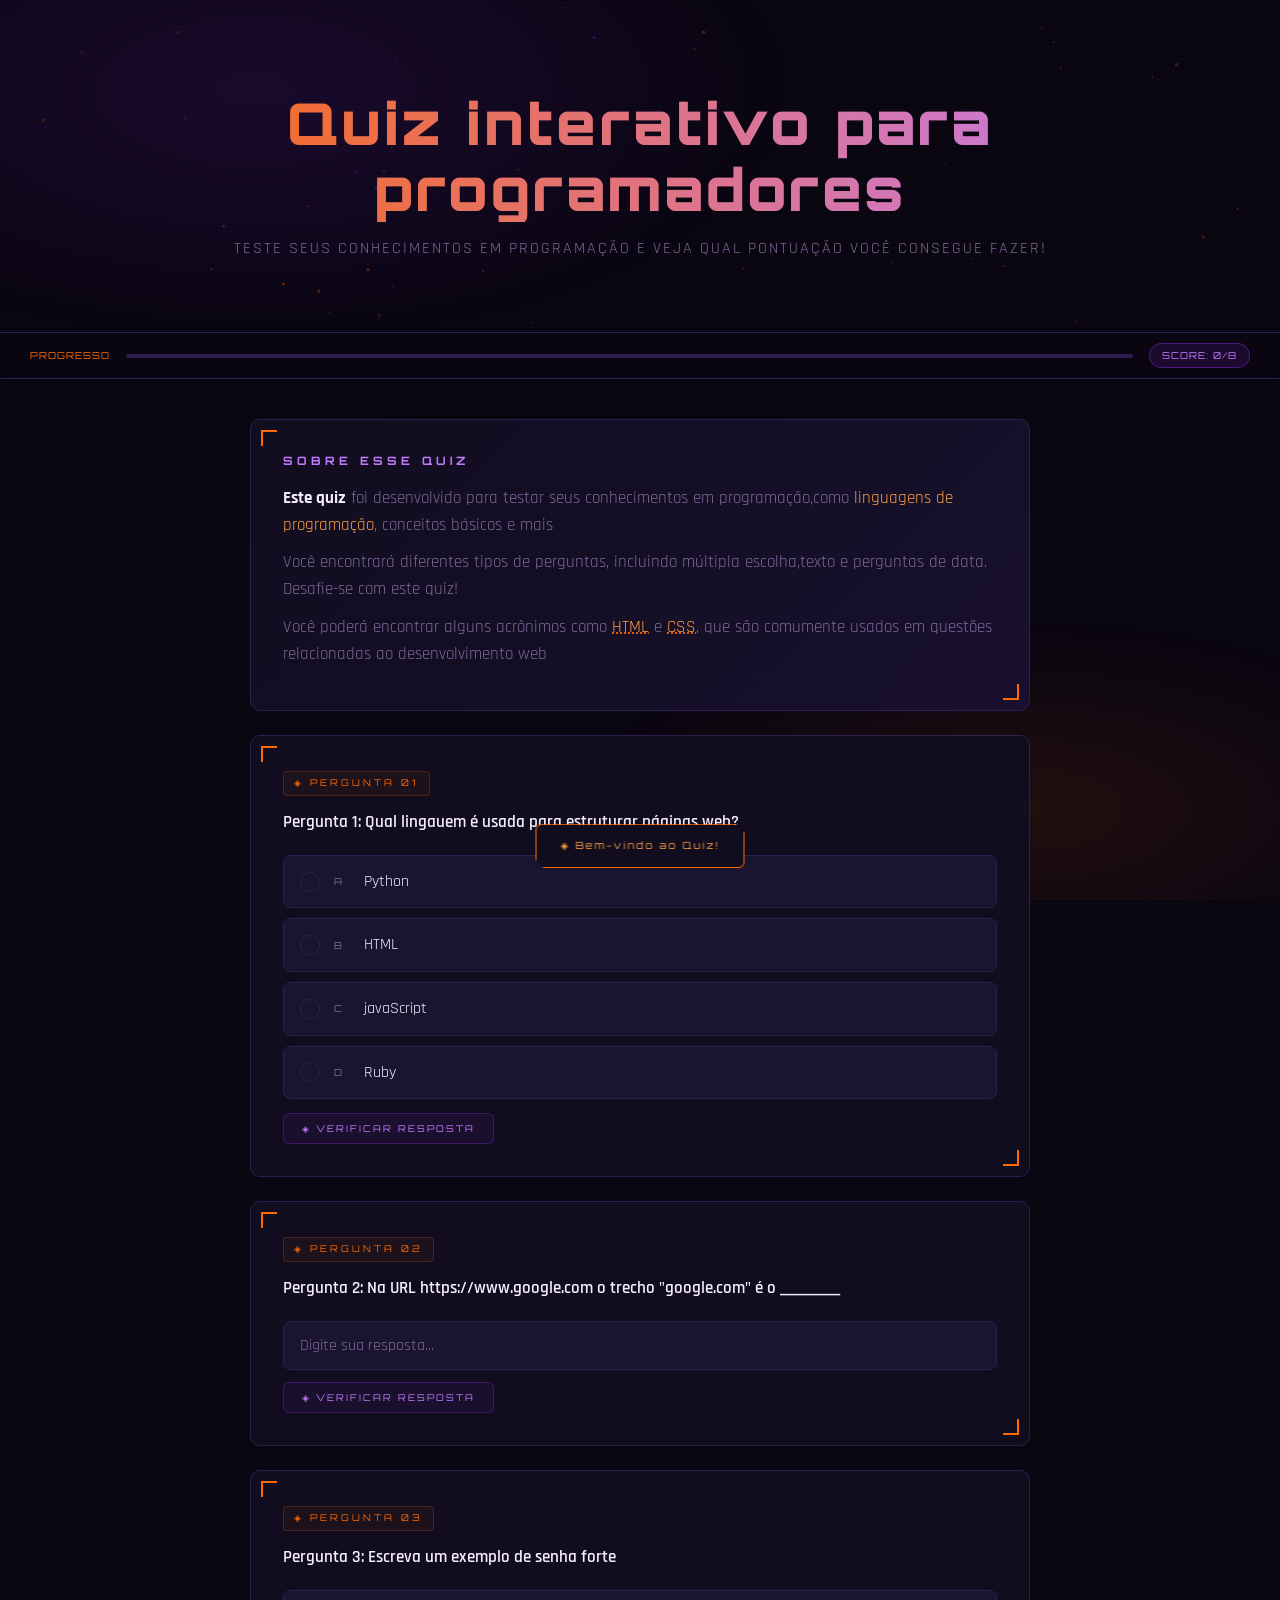
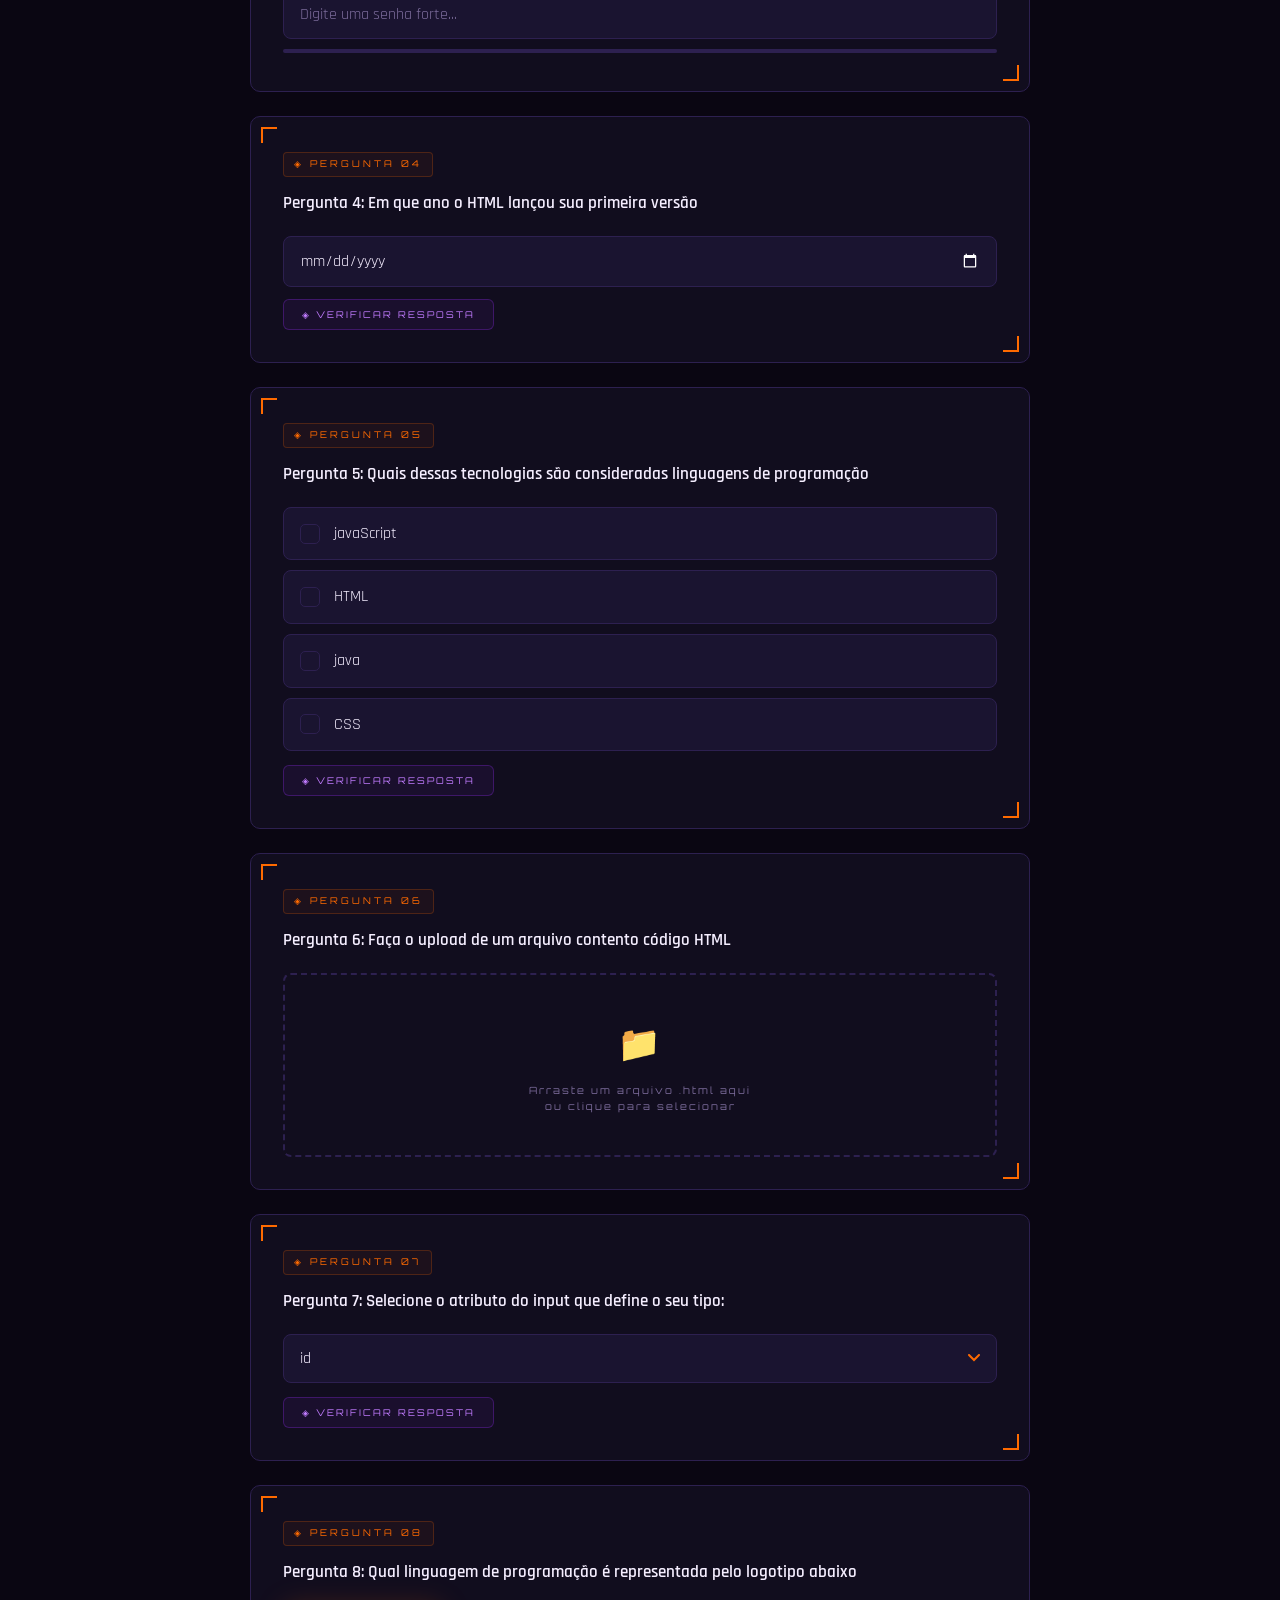
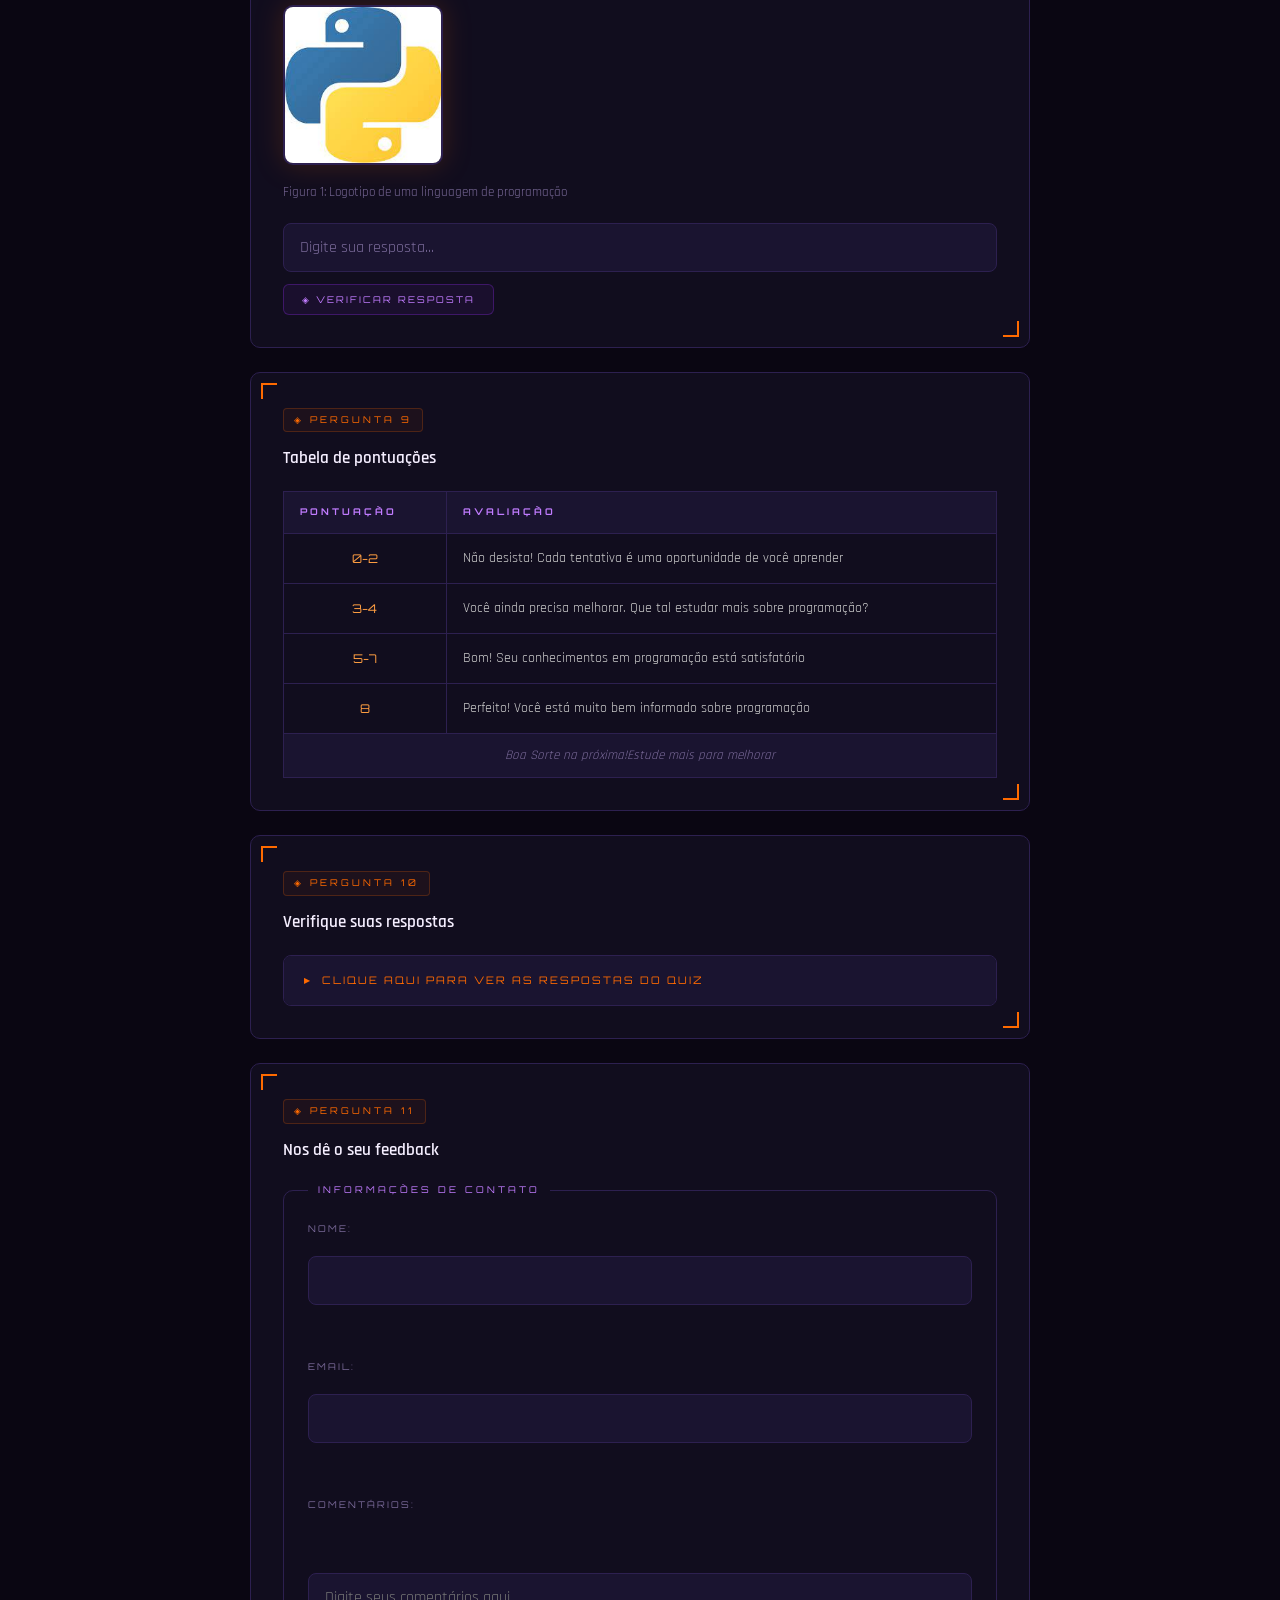
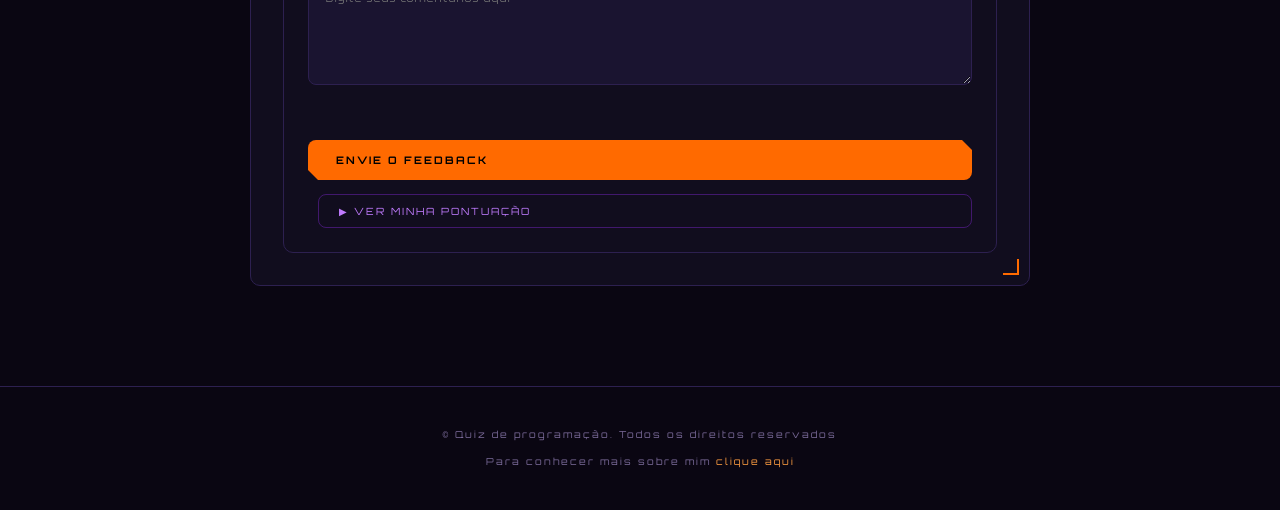
<file: index.html>
<!DOCTYPE html>
<html lang="pt-br">
<head>
    <meta charset="UTF-8">
    <meta name="viewport" content="width=device-width, initial-scale=1.0">
    <title>Quiz para programadores</title>
    <meta name="description" content="Um Quiz interativo para testar seus conhecimentos">
    <link rel="stylesheet" href="Style.css">
</head>
<body>
    <header>
        <h1>Quiz interativo para programadores</h1>
        <p>Teste seus conhecimentos em programação e veja qual pontuação você consegue fazer!</p>
    </header>
    <main>
        <section>
            <h2>Sobre esse quiz</h2>
            <p><strong>Este quiz</strong> foi desenvolvido para testar seus conhecimentos em programação,como <em>linguagens de programação</em>, conceitos básicos e mais</p>
            <p>Você encontrará diferentes tipos de perguntas, incluindo múltipla escolha,texto e perguntas de data. <br>Desafie-se com este quiz!</p>
            <p>Você poderá encontrar alguns acrônimos como <abbr title="Hypertext Markup Language">HTML</abbr> e <abbr title="Cascading Style Sheets">CSS</abbr>, que são comumente usados em questões relacionadas ao desenvolvimento web</p>
        </section>
    <section>
        <!--Pergunta 1: Múltipla escolha -->
    </section>
    <section>
        <h2>Pergunta 1: Qual lingauem é usada para estruturar páginas web?</h2>
        <form>
            <input type="radio" value="Python" id="p1a" name="pergunta1">
            <label for="p1a">Python</label><br>
            <input type="radio" value="HTML" id="p1b" name="pergunta1">
            <label for="p1b">HTML</label><br>
            <input type="radio" value="javaScript" id="p1c" name="pergunta1">
            <label for="p1c">javaScript</label><br>
            <input type="radio" value="Ruby" id="p1d" name="pergunta1">
            <label for="p1d">Ruby</label><br>
        </form>
    </section>
    <!--Pergunta 2: texto-->
    <section>
        <h2>Pergunta 2: Na URL https://www.google.com o trecho "google.com" é o __________</h2>
        <form>
            <input type="text" id="p2" name="Pergunta2" placeholder="Digite sua resposta...">
        </form>
    </section>
    <!--Pergunta 3: senha-->
    <section>
        <h2>Pergunta 3: Escreva um exemplo de senha forte</h2>
        <form>
            <input type="password" id="p3" name="Pergunta3" placeholder="Digite uma senha...">
        </form>
    </section>
    <!--Pergunta 4: data-->
    <section>
        <h2>Pergunta 4: Em que ano o HTML lançou sua primeira versão</h2>
        <form>
            <input type="date" id="p4" name="Pergunta4">
        </form>
    </section>
    <!--Pergunta 5: selecão múltipla-->
    <section>
        <h2>Pergunta 5: Quais dessas tecnologias são consideradas linguagens de programação</h2>
        <form>
            <input type="checkbox" id="p5a" name="Pergunta5" value="javaScript">
            <label for="p5a">javaScript</label><br>
            <input type="checkbox" id="p5b" name="Pergunta5" value="HTML">
            <label for="p5b">HTML</label><br>
            <input type="checkbox" id="p5c" name="Pergunta5" value="java">
            <label for="p5c">java</label><br>
            <input type="checkbox" id="p5d" name="Pergunta5" value="CSS">
            <label for="p5d">CSS</label><br>
        </form>
    </section>
    <!--Pergunta 6: Upload de arquivo-->
    <section>
        <h2>Pergunta 6: Faça o upload de um arquivo contento código HTML</h2>
        <form>
            <input type="fyle" id="p6" name="Pergunta6">
        </form>
    </section>
    <!--Pergunta 7: menu suspenso-->
    <section>
        <h2>Pergunta 7: Selecione o atributo do input que define o seu tipo:</h2>
        <form>
            <select name="pergunta7" id="p7">
                <option value="id">id</option>
                <option value="type">type</option>
                <option value="placeholder">placeholder</option>
            </select>
        </form>
    </section>
    <!--Pergunta 8: imagem-->
    <section>
        <h2>Pergunta 8: Qual linguagem de programação é representada pelo logotipo abaixo</h2>
        <figure>
            <img src="python.jpeg" alt="Logotipo de uma linguagem de programação"><br>
            <figcaption>Figura 1: Logotipo de uma linguagem de programação</figcaption>
        </figure>
        <input type="text" id="p8" name="pergunta8" placeholder="Digite sua resposta...">
    </section>
    <!--Tabela de pontuação-->
    <section>
        <h2>Tabela de pontuações</h2>
        <table border="1">
           <thead>
           <tr>
            <th>Pontuação</th>
            <th>Avaliação</th>
           </tr>
           </thead>
           <tbody>
        <tr>
            <td>0-2</td>
            <td>Não desista! Cada tentativa é uma oportunidade de você aprender</td>
        </tr>
        <tr>
            <td>3-4</td>
            <td>Você ainda precisa melhorar. Que tal estudar mais sobre programação?</td>
        </tr>
        <tr>
            <td>5-7</td>
            <td>Bom! Seu conhecimentos em programação está satisfatório</td>
        </tr>
        <tr>
            <td>8</td>
            <td>Perfeito! Você está muito bem informado sobre programação</td>
        </tr>
        </tbody>
        <tfoot>
            <tr>
                <td colspan="2">Boa Sorte na próxima!Estude mais para melhorar</td>
            </tr>
        </tfoot>
        </table>
    </section>
    <!--Lista de Respostas-->
    <section>
        <h2>Verifique suas respostas</h2>
        <details>
            <summary>Clique aqui para ver as respostas do quiz</summary>
        <ol>
            <li>HTML</li>
            <li>Domínio</li>
            <li>Ab$#4060ll</li>
            <li>1991</li>
            <li>JavaScript, Java</li>
            <li>Arquivo deve ter extensão .html</li>
            <li>type</li>
            <li>Python</li>
        </ol>
        </details>
    </section>
    <!--Formulário de feedback-->
    <section>
        <h2>Nos dê o seu feedback</h2>
        <form>
            <fieldset>
            <legend>Informações de contato</legend>
            <label for="name">Nome:</label>
           <input type="text" id="nome"
           name="nome"><br>
            <label for="email">Email:</label>
           <input type="email" id="email"
           name="email"><br>
           <label for="cometários">Comentários:</label><br>
           <textarea id="comentários"
           name="comentários" rows="4" cols="50" placeholder="Digite seus comentários aqui"></textarea><br>
           <button onclick="alert('FEEDBACK ENVIADO')">Envie o feedback</button>
           </fieldset>
        </form>
    </section>
    </main>
    <footer>
        <p>&copy; Quiz de programação. Todos os direitos reservados</p>
        <p>Para conhecer mais sobre mim <a href="https://www.linkedin.com/in/pedropolita/" target="_blank">clique aqui</a></p>
    </footer>
    <script src="Main.js"></script>
</body>
</html>
</file>
<file: Style.css>
@import url('https://fonts.googleapis.com/css2?family=Orbitron:wght@400;700;900&family=Rajdhani:wght@400;500;600&display=swap');

:root {
  --bg: #0a0612;
  --surface: #110d1e;
  --surface2: #1a1430;
  --border: #2d2050;
  --orange: #ff6a00;
  --orange2: #ff9e42;
  --purple: #9b30ff;
  --purple2: #c17cff;
  --pink: #ff2d78;
  --text: #f5eeff;
  --muted: #7a6a99;
  --font-display: 'Orbitron', monospace;
  --font-body: 'Rajdhani', sans-serif;
  --r: 10px;
}

*, *::before, *::after { box-sizing: border-box; margin: 0; padding: 0; }
html { scroll-behavior: smooth; }

body {
  background: var(--bg);
  color: var(--text);
  font-family: var(--font-body);
  font-size: 17px;
  line-height: 1.6;
  overflow-x: hidden;
}

/* BG radial animado */
body::before {
  content: '';
  position: fixed;
  inset: 0;
  background:
    radial-gradient(ellipse 60% 40% at 20% 10%, rgba(155,48,255,.12) 0%, transparent 70%),
    radial-gradient(ellipse 50% 30% at 80% 90%, rgba(255,106,0,.10) 0%, transparent 70%);
  pointer-events: none;
  z-index: 0;
  animation: bgPulse 8s ease-in-out infinite alternate;
}
@keyframes bgPulse { from { opacity:.6; } to { opacity:1; } }

/* Scanlines retro */
body::after {
  content: '';
  position: fixed;
  inset: 0;
  background: repeating-linear-gradient(0deg, transparent, transparent 3px, rgba(0,0,0,.12) 3px, rgba(0,0,0,.12) 4px);
  pointer-events: none;
  z-index: 0;
}

/* HEADER */
header {
  position: relative;
  z-index: 1;
  padding: 90px 40px 70px;
  text-align: center;
  border-bottom: 1px solid var(--border);
  overflow: hidden;
}
#header-canvas { position:absolute; inset:0; z-index:0; opacity:.45; }
header > * { position:relative; z-index:1; }

header h1 {
  font-family: var(--font-display);
  font-size: clamp(1.4rem,5vw,3.6rem);
  font-weight: 900;
  letter-spacing: 3px;
  line-height: 1.15;
  color: transparent;
  background: linear-gradient(90deg, var(--orange), var(--purple2), var(--orange2));
  background-size: 200%;
  -webkit-background-clip: text;
  background-clip: text;
  animation: gradShift 4s linear infinite;
}
@keyframes gradShift { 0%{background-position:0%} 100%{background-position:200%} }

header p {
  margin-top: 14px;
  color: var(--muted);
  font-family: var(--font-body);
  font-size: 1rem;
  letter-spacing: 2px;
  text-transform: uppercase;
}

/* PROGRESS BAR STICKY */
#quiz-progress-wrap {
  position: sticky;
  top: 0;
  z-index: 100;
  background: rgba(10,6,18,.88);
  backdrop-filter: blur(14px);
  border-bottom: 1px solid var(--border);
  padding: 10px 30px;
  display: flex;
  align-items: center;
  gap: 16px;
}
#quiz-progress-wrap > span {
  font-family: var(--font-display);
  font-size: .6rem;
  color: var(--orange);
  white-space: nowrap;
  letter-spacing: 1px;
}
#quiz-progress-bar { flex:1; height:4px; background:var(--border); border-radius:4px; overflow:hidden; }
#quiz-progress-fill { height:100%; width:0%; background:linear-gradient(90deg,var(--orange),var(--purple)); border-radius:4px; transition:width .5s ease; }
#quiz-score-badge {
  font-family: var(--font-display);
  font-size: .6rem;
  padding: 4px 12px;
  border-radius: 20px;
  background: rgba(155,48,255,.12);
  border: 1px solid rgba(155,48,255,.4);
  color: var(--purple2);
  letter-spacing: 1px;
}

/* MAIN */
main {
  position: relative;
  z-index: 1;
  max-width: 820px;
  margin: 0 auto;
  padding: 40px 20px 100px;
  display: flex;
  flex-direction: column;
  gap: 24px;
}

/* CARDS */
section {
  background: var(--surface);
  border: 1px solid var(--border);
  border-radius: var(--r);
  padding: 32px;
  position: relative;
  overflow: hidden;
  transition: border-color .3s, box-shadow .3s, transform .3s;
}
section:hover {
  border-color: rgba(155,48,255,.5);
  box-shadow: 0 0 30px rgba(155,48,255,.07), inset 0 1px 0 rgba(255,255,255,.03);
  transform: translateY(-2px);
}

/* Cantos decorativos */
section::before, section::after {
  content: '';
  position: absolute;
  width: 16px; height: 16px;
  border-style: solid;
  border-color: var(--orange);
  transition: border-color .3s;
}
section::before { top:10px; left:10px; border-width:2px 0 0 2px; }
section::after  { bottom:10px; right:10px; border-width:0 2px 2px 0; }
section:hover::before, section:hover::after { border-color: var(--purple); }

/* Label numeração */
.q-label {
  display: inline-flex;
  align-items: center;
  gap: 8px;
  font-family: var(--font-display);
  font-size: .58rem;
  letter-spacing: 3px;
  color: var(--orange);
  text-transform: uppercase;
  margin-bottom: 14px;
  padding: 4px 10px;
  border: 1px solid rgba(255,106,0,.22);
  border-radius: 4px;
  background: rgba(255,106,0,.05);
}

/* SOBRE */
section.intro { background: linear-gradient(135deg, #110d1e, #18102e); }
section.intro h2 { font-family:var(--font-display); font-size:.72rem; letter-spacing:4px; color:var(--purple2); margin-bottom:14px; text-transform:uppercase; }
section.intro p  { color:var(--muted); margin-bottom:10px; }
section.intro strong { color:var(--text); }
section.intro em { color:var(--orange2); font-style:normal; }
abbr { text-decoration:underline dotted var(--orange); cursor:help; color:var(--orange2); }

/* HEADING */
h2.qh { font-family:var(--font-body); font-size:1.08rem; font-weight:600; color:var(--text); margin-bottom:20px; line-height:1.45; }

/* OPÇÕES */
.options { display:flex; flex-direction:column; gap:10px; }
.opt {
  display: flex;
  align-items: center;
  gap: 14px;
  padding: 13px 16px;
  background: var(--surface2);
  border: 1px solid var(--border);
  border-radius: 8px;
  cursor: pointer;
  transition: all .2s;
  position: relative;
  overflow: hidden;
  user-select: none;
}
.opt::before {
  content: '';
  position: absolute;
  inset: 0;
  background: linear-gradient(90deg,rgba(255,106,0,.06),transparent);
  opacity: 0;
  transition: opacity .2s;
}
.opt:hover { border-color:rgba(255,106,0,.5); }
.opt:hover::before { opacity:1; }
.opt.selected { border-color:var(--orange); background:rgba(255,106,0,.07); color:var(--orange2); }
.opt.selected::before { opacity:1; }
.opt.correct { border-color:#00ff88; background:rgba(0,255,136,.06); color:#00ff88; }
.opt.wrong   { border-color:var(--pink); background:rgba(255,45,120,.06); color:var(--pink); }

.opt-marker {
  width: 20px; height: 20px;
  border: 1.5px solid var(--border);
  flex-shrink: 0;
  display: flex; align-items: center; justify-content: center;
  font-size: .6rem;
  transition: all .2s;
}
.opt.radio    .opt-marker { border-radius:50%; }
.opt.checkbox .opt-marker { border-radius:5px; }
.opt.selected .opt-marker { border-color:var(--orange); background:var(--orange); color:#000; }
.opt.correct  .opt-marker { border-color:#00ff88; background:#00ff88; color:#000; }
.opt.wrong    .opt-marker { border-color:var(--pink); background:var(--pink); color:#fff; }

.opt-letter { font-family:var(--font-display); font-size:.6rem; color:var(--muted); min-width:16px; transition:color .2s; }
.opt.selected .opt-letter { color:var(--orange); }
.opt-text { font-family:var(--font-body); font-size:1rem; }

/* INPUTS */
.styled-input, select, textarea {
  width: 100%;
  background: var(--surface2);
  border: 1px solid var(--border);
  border-radius: 8px;
  color: var(--text);
  font-family: var(--font-body);
  font-size: 1rem;
  padding: 13px 16px;
  outline: none;
  transition: border-color .2s, box-shadow .2s;
}
.styled-input:focus, select:focus, textarea:focus { border-color:var(--orange); box-shadow:0 0 0 3px rgba(255,106,0,.12); }
.styled-input::placeholder { color:var(--muted); }
input[type="date"] { color-scheme:dark; }
select {
  appearance:none; cursor:pointer;
  background-image:url("data:image/svg+xml,%3Csvg xmlns='http://www.w3.org/2000/svg' width='12' height='8'%3E%3Cpath d='M1 1l5 5 5-5' stroke='%23ff6a00' stroke-width='2' fill='none' stroke-linecap='round'/%3E%3C/svg%3E");
  background-repeat:no-repeat;
  background-position:right 16px center;
}
select option { background:#1a1430; }
textarea { resize:vertical; }

/* FILE DROP */
.file-drop {
  border: 2px dashed var(--border);
  border-radius: 8px;
  padding: 40px 24px;
  text-align: center;
  cursor: none;
  transition: all .3s;
  color: var(--muted);
  font-family: var(--font-display);
  font-size: .62rem;
  letter-spacing: 2px;
}
.file-drop .fi { font-size:2.2rem; margin-bottom:12px; display:block; transition:color .3s; }
.file-drop:hover, .file-drop.drag { border-color:var(--orange); color:var(--orange); background:rgba(255,106,0,.04); }
.file-drop:hover .fi, .file-drop.drag .fi { color:var(--orange); }
.file-drop.loaded { border-color:#00ff88; color:#00ff88; }
.file-drop.loaded .fi { color:#00ff88; }

/* FIELDSET */
fieldset { border:1px solid var(--border); border-radius:10px; padding:24px; display:flex; flex-direction:column; gap:14px; }
legend { font-family:var(--font-display); font-size:.58rem; letter-spacing:3px; text-transform:uppercase; color:var(--purple2); padding:0 10px; }
.field-label { font-family:var(--font-display); font-size:.58rem; letter-spacing:2px; text-transform:uppercase; color:var(--muted); margin-bottom:5px; display:block; }

/* BOTÕES */
.btn {
  display: inline-flex;
  align-items: center;
  gap: 8px;
  padding: 13px 28px;
  font-family: var(--font-display);
  font-size: .65rem;
  letter-spacing: 2px;
  font-weight: 700;
  text-transform: uppercase;
  color: #000;
  background: var(--orange);
  border: none;
  border-radius: 8px;
  cursor: none;
  transition: all .2s;
  clip-path: polygon(0 0,calc(100% - 10px) 0,100% 10px,100% 100%,10px 100%,0 calc(100% - 10px));
}
.btn:hover { background:var(--orange2); transform:translateY(-2px); box-shadow:0 8px 28px rgba(255,106,0,.3); }
.btn:active { transform:scale(.97); }
.btn-ghost {
  display:inline-flex; align-items:center; gap:8px;
  padding:10px 20px;
  font-family:var(--font-display); font-size:.62rem; letter-spacing:2px; text-transform:uppercase;
  color:var(--purple2); background:transparent;
  border:1px solid rgba(155,48,255,.35); border-radius:8px; cursor:pointer; transition:all .2s;
}
.btn-ghost:hover { background:rgba(155,48,255,.1); box-shadow:0 0 20px rgba(155,48,255,.18); }

/* VERIFY */
.verify-btn {
  margin-top:14px; display:inline-flex; align-items:center; gap:8px;
  padding:9px 18px; font-family:var(--font-display); font-size:.58rem; letter-spacing:2px; text-transform:uppercase;
  color:var(--purple2); background:rgba(155,48,255,.07); border:1px solid rgba(155,48,255,.28); border-radius:6px; cursor:pointer; transition:all .2s;
}
.verify-btn:hover { background:rgba(155,48,255,.16); border-color:var(--purple); }
.verify-result { margin-top:10px; padding:10px 14px; border-radius:6px; font-family:var(--font-display); font-size:.62rem; letter-spacing:1px; display:none; }
.verify-result.correct { background:rgba(0,255,136,.07); border:1px solid rgba(0,255,136,.28); color:#00ff88; }
.verify-result.wrong   { background:rgba(255,45,120,.07); border:1px solid rgba(255,45,120,.28); color:var(--pink); }

/* FIGURA */
figure { margin-bottom:20px; }
figure img { max-width:160px; border-radius:10px; border:2px solid var(--border); filter:drop-shadow(0 0 14px rgba(255,106,0,.18)); }
figcaption { margin-top:8px; font-size:.8rem; color:var(--muted); }

/* TABELA */
.table-wrap { overflow-x:auto; }
table { width:100%; border-collapse:collapse; font-family:var(--font-body); font-size:.9rem; }
thead th { background:var(--surface2); color:var(--purple2); font-family:var(--font-display); font-size:.58rem; letter-spacing:3px; text-transform:uppercase; padding:13px 16px; text-align:left; border:1px solid var(--border); }
tbody tr { border:1px solid var(--border); transition:background .2s; }
tbody tr:hover { background:rgba(155,48,255,.05); }
tbody td { padding:13px 16px; color:#ccc; border:1px solid var(--border); }
tbody td:first-child { color:var(--orange2); font-family:var(--font-display); font-size:.75rem; text-align:center; }
tfoot td { padding:11px 16px; text-align:center; color:var(--muted); font-style:italic; font-size:.82rem; border:1px solid var(--border); background:var(--surface2); }

/* DETAILS */
details { border:1px solid var(--border); border-radius:8px; overflow:hidden; }
summary { padding:16px 20px; background:var(--surface2); cursor:pointer; font-family:var(--font-display); font-size:.65rem; letter-spacing:2px; text-transform:uppercase; color:var(--orange); list-style:none; display:flex; align-items:center; gap:10px; transition:background .2s; }
summary::before { content:'▶'; font-size:.52rem; transition:transform .3s; }
details[open] summary::before { transform:rotate(90deg); }
summary:hover { background:rgba(255,106,0,.07); }
ol { padding:20px 20px 20px 44px; display:flex; flex-direction:column; gap:10px; background:var(--surface); }
ol li { font-family:var(--font-body); font-size:.95rem; color:#ccc; padding:10px 14px; background:var(--surface2); border-radius:6px; border-left:3px solid var(--orange); }
ol li::marker { color:var(--orange); font-weight:700; }

/* FOOTER */
footer { position:relative; z-index:1; text-align:center; padding:40px 20px; border-top:1px solid var(--border); color:var(--muted); font-family:var(--font-display); font-size:.6rem; letter-spacing:2px; display:flex; flex-direction:column; gap:12px; }
footer a { color:var(--orange2); text-decoration:none; transition:color .2s; }
footer a:hover { color:var(--purple2); }

/* TOAST */
.toast {
  position:fixed; bottom:32px; left:50%; transform:translateX(-50%) translateY(80px);
  background:var(--surface); border:1px solid var(--orange); color:var(--orange2);
  font-family:var(--font-display); font-size:.62rem; letter-spacing:2px;
  padding:13px 24px; border-radius:6px; z-index:9998; opacity:0;
  transition:all .4s cubic-bezier(.34,1.56,.64,1); pointer-events:none;
  clip-path:polygon(0 0,calc(100% - 8px) 0,100% 8px,100% 100%,8px 100%,0 calc(100% - 8px));
  box-shadow:0 0 24px rgba(255,106,0,.18); white-space:nowrap;
}
.toast.show { transform:translateX(-50%) translateY(0); opacity:1; }

/* SCORE MODAL */
#score-overlay {
  position:fixed; inset:0; background:rgba(10,6,18,.92); backdrop-filter:blur(10px);
  z-index:9990; display:flex; align-items:center; justify-content:center; opacity:0; pointer-events:none; transition:opacity .4s;
}
#score-overlay.open { opacity:1; pointer-events:all; }
#score-box {
  background:var(--surface); border:1px solid var(--orange); border-radius:14px;
  padding:50px 50px 40px; text-align:center; max-width:420px; width:90%;
  box-shadow:0 0 60px rgba(255,106,0,.18);
  clip-path:polygon(0 0,calc(100% - 18px) 0,100% 18px,100% 100%,18px 100%,0 calc(100% - 18px));
}
#score-box h3 { font-family:var(--font-display); font-size:.65rem; letter-spacing:4px; color:var(--orange); text-transform:uppercase; margin-bottom:16px; }
#score-number { font-family:var(--font-display); font-size:5rem; font-weight:900; line-height:1; background:linear-gradient(135deg,var(--orange),var(--purple2)); -webkit-background-clip:text; background-clip:text; color:transparent; margin-bottom:8px; }
#score-msg { color:var(--muted); font-size:1rem; margin-bottom:30px; font-family:var(--font-body); line-height:1.5; }

/* ANIMAÇÕES ENTRADA */
@keyframes fadeUp { from{opacity:0;transform:translateY(30px)} to{opacity:1;transform:translateY(0)} }
main section { animation:fadeUp .5s ease both; }
main section:nth-child(1)  { animation-delay:.05s }
main section:nth-child(2)  { animation-delay:.10s }
main section:nth-child(3)  { animation-delay:.15s }
main section:nth-child(4)  { animation-delay:.20s }
main section:nth-child(5)  { animation-delay:.25s }
main section:nth-child(6)  { animation-delay:.30s }
main section:nth-child(7)  { animation-delay:.35s }
main section:nth-child(8)  { animation-delay:.40s }
main section:nth-child(9)  { animation-delay:.45s }
main section:nth-child(10) { animation-delay:.50s }
main section:nth-child(11) { animation-delay:.55s }
main section:nth-child(12) { animation-delay:.60s }

@media (max-width:600px) {
  header { padding:50px 20px 40px; }
  section { padding:24px 18px; }
  #score-box { padding:36px 28px; }
}
</file>
